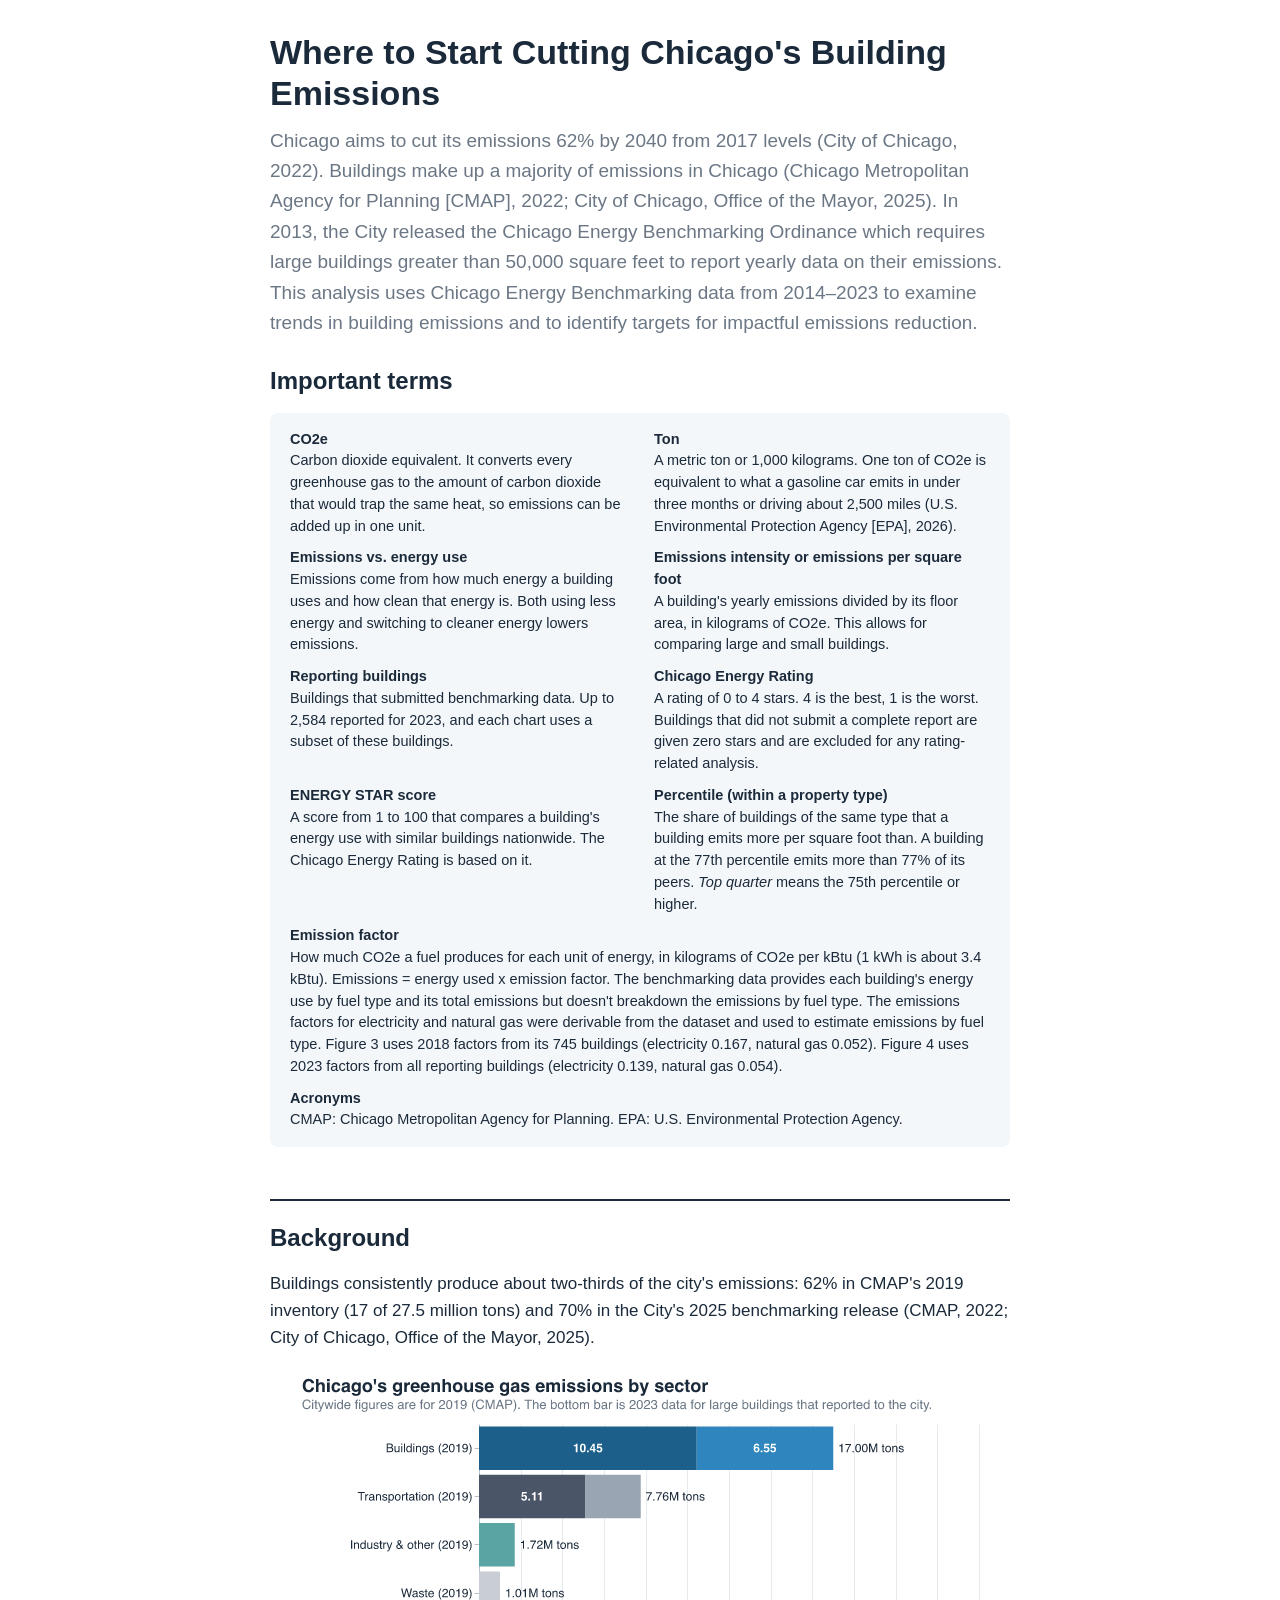
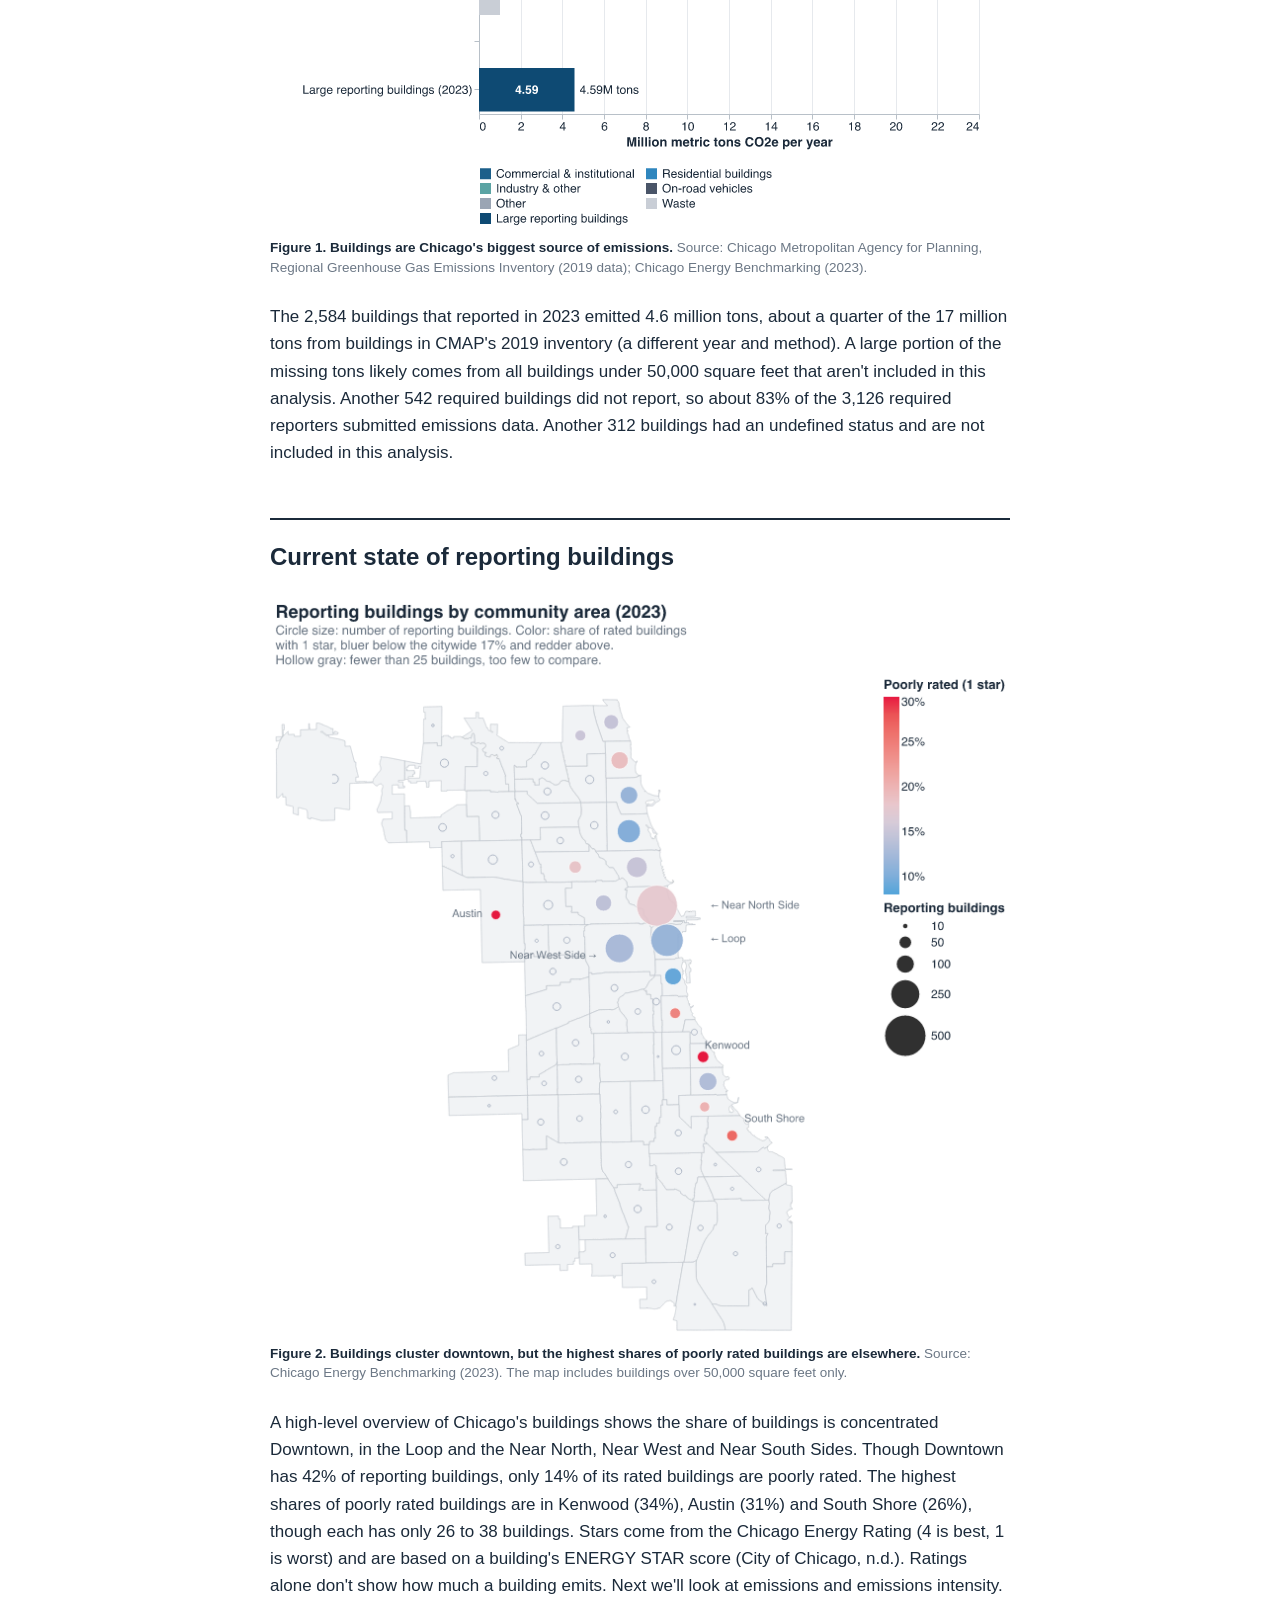
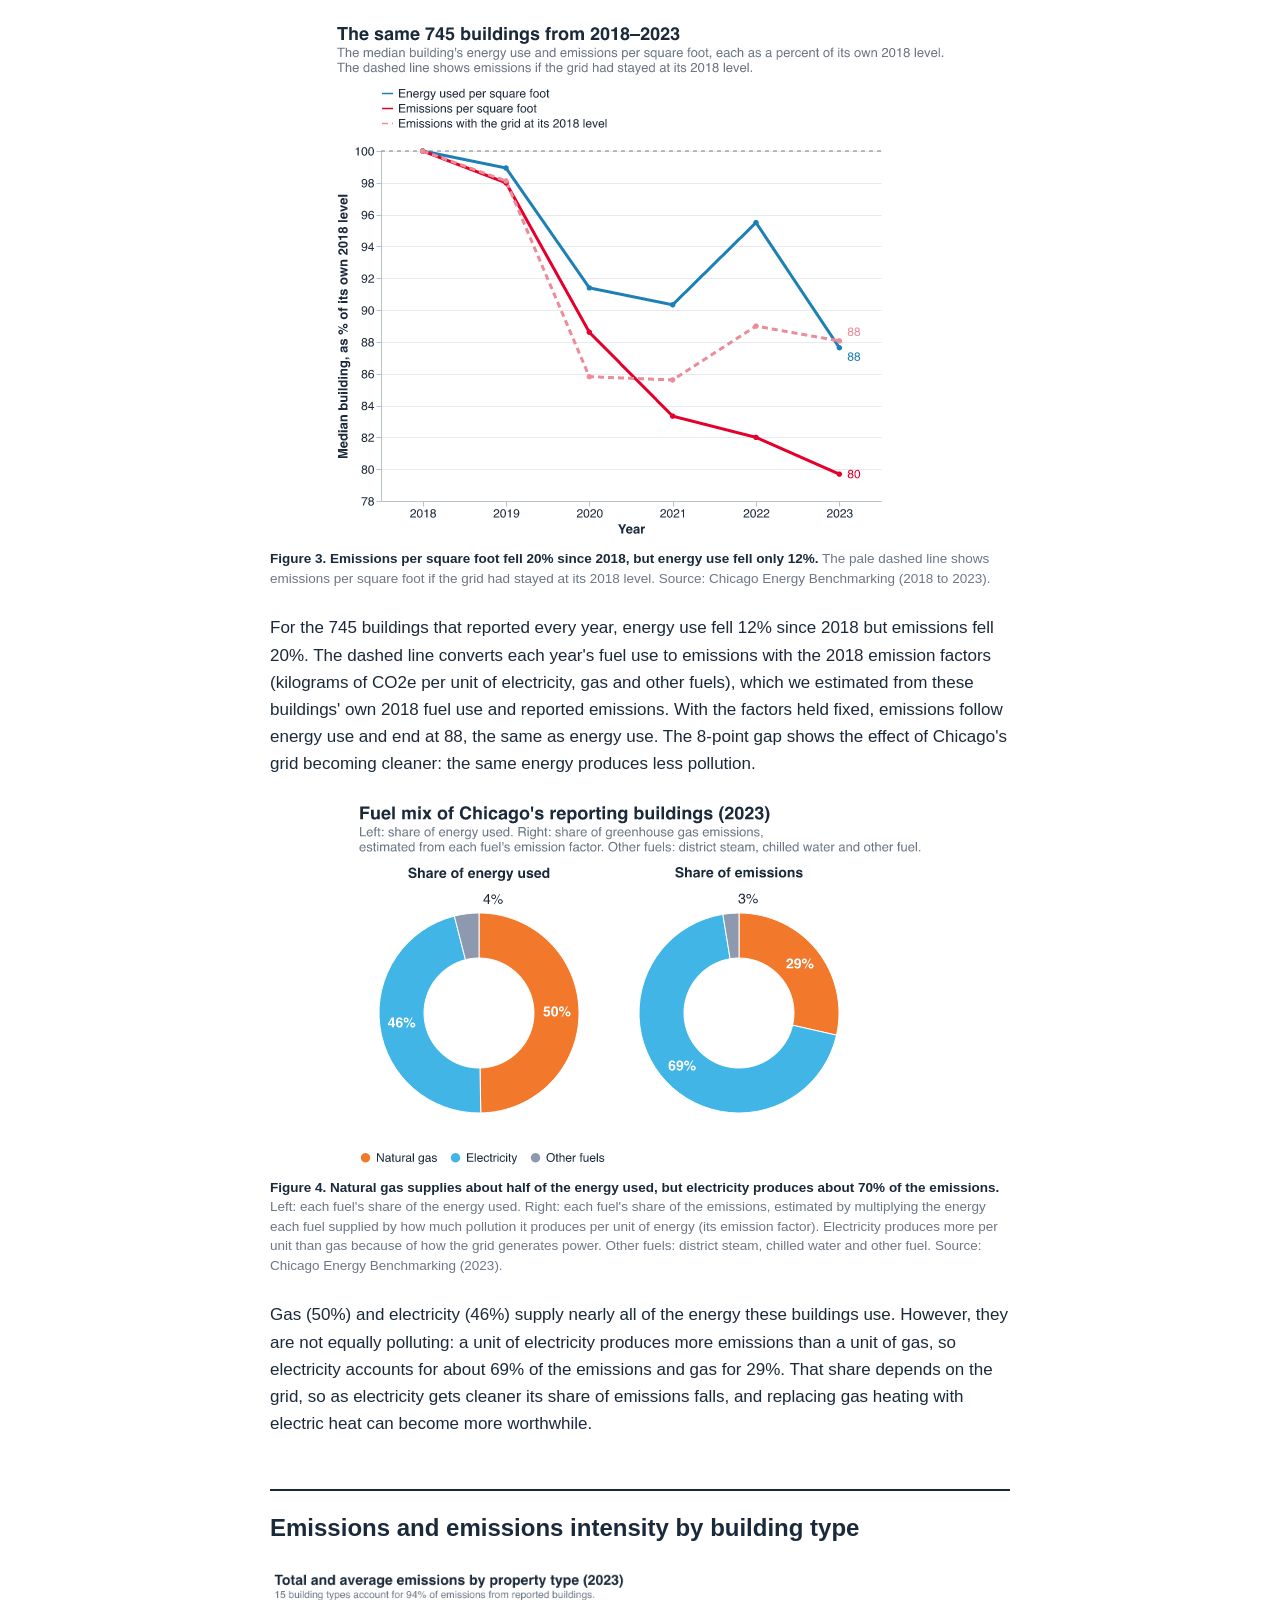
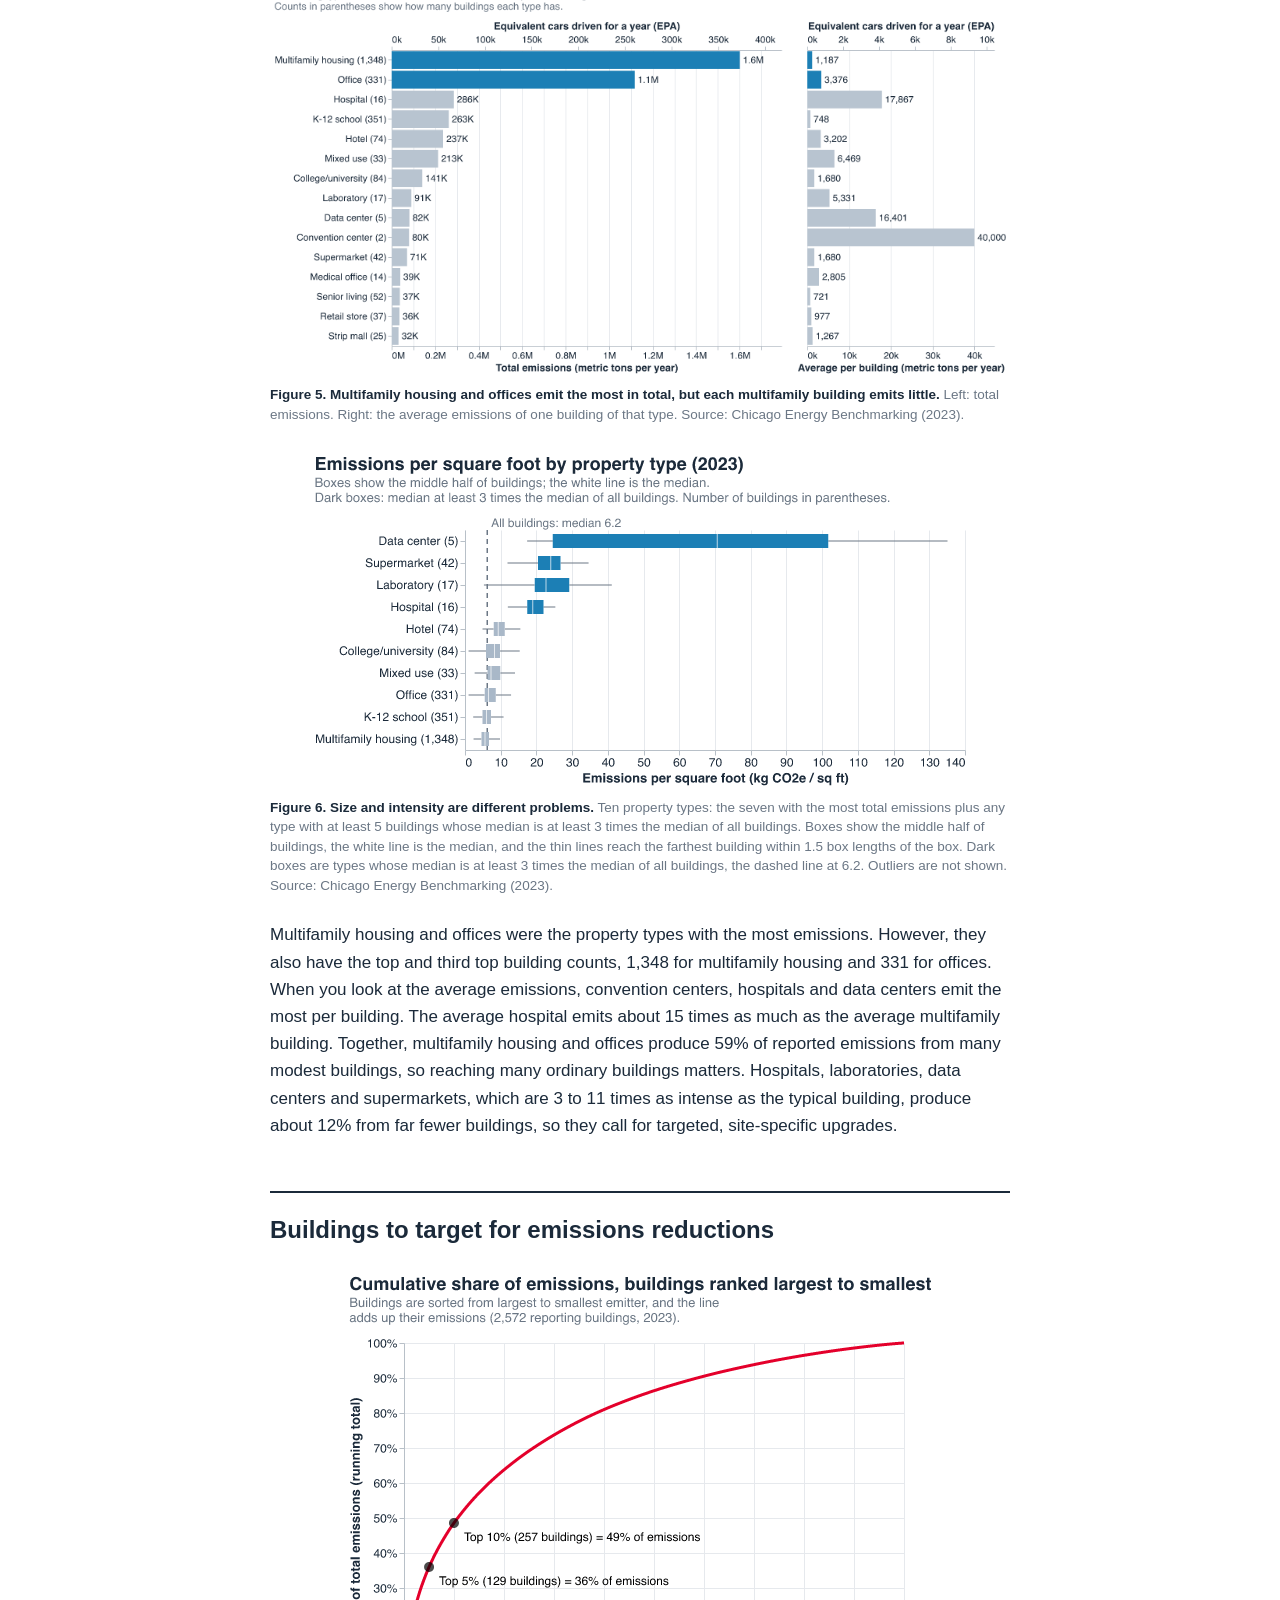
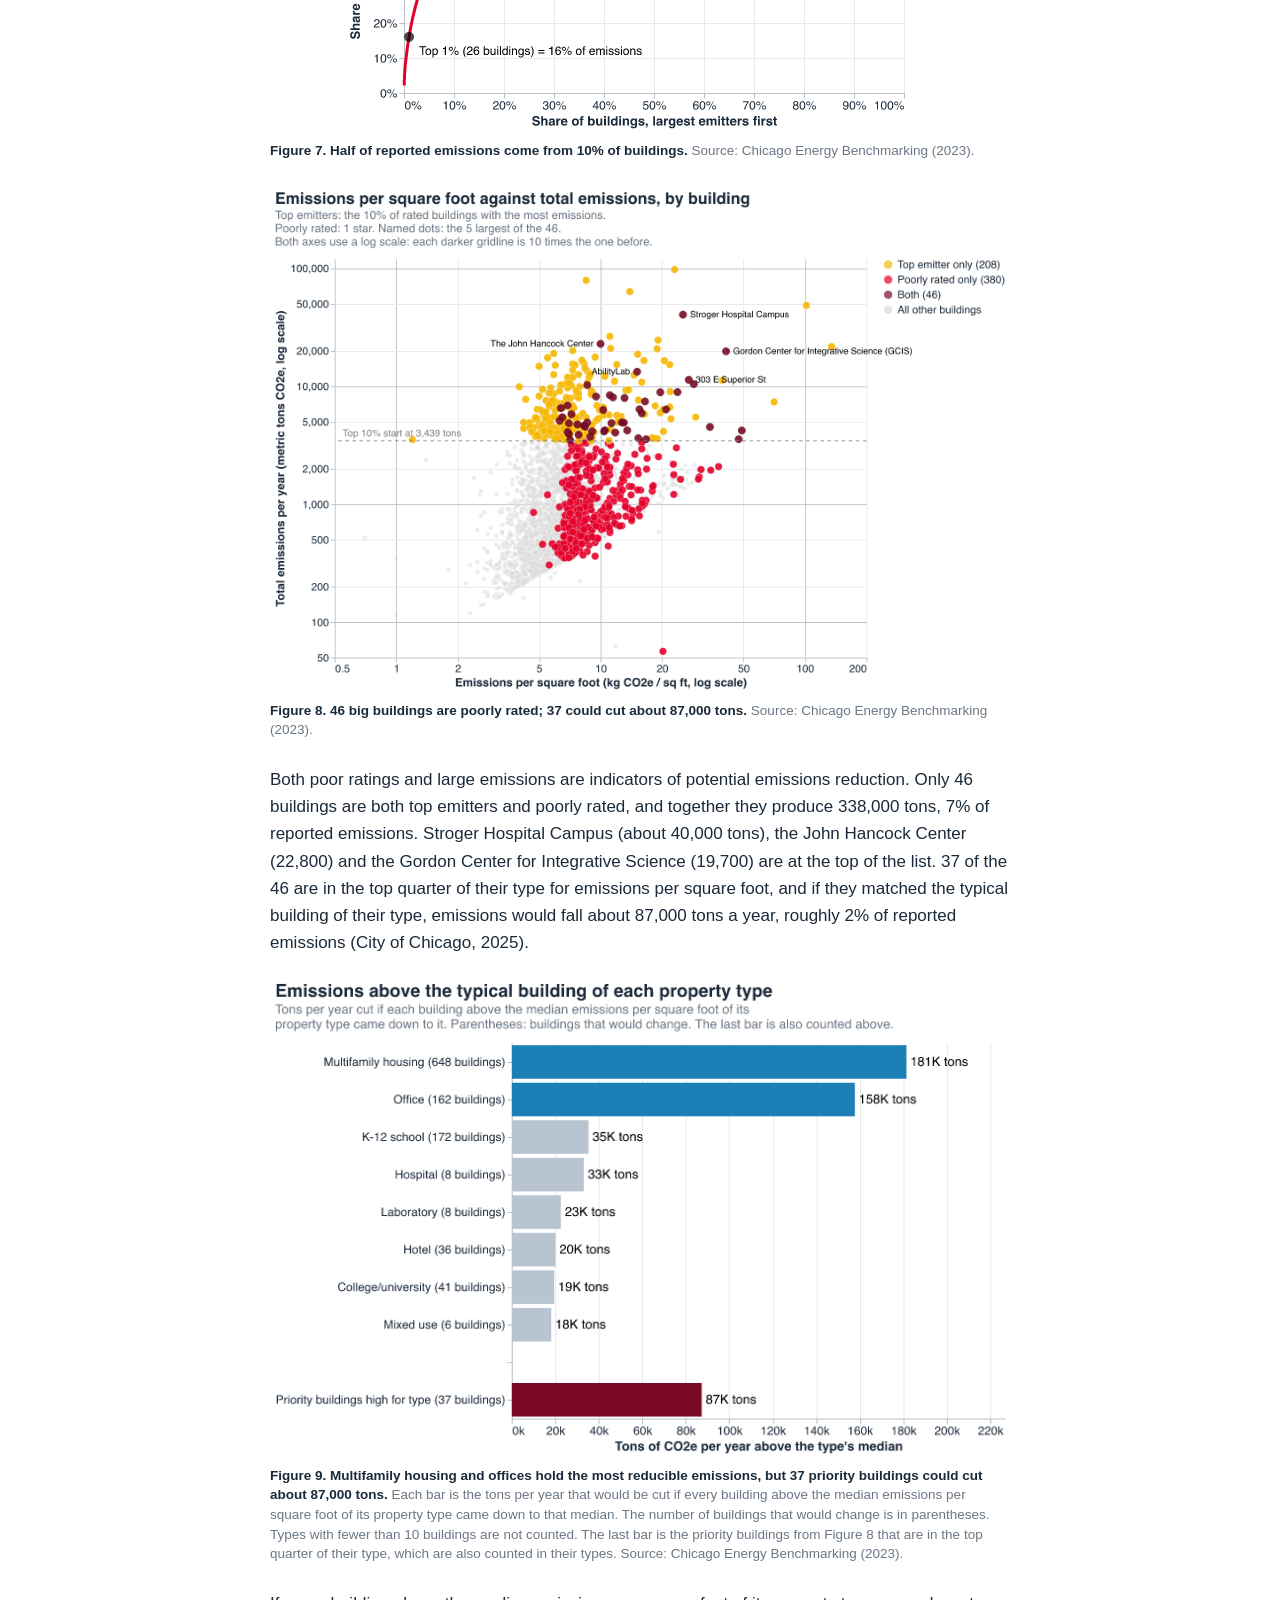
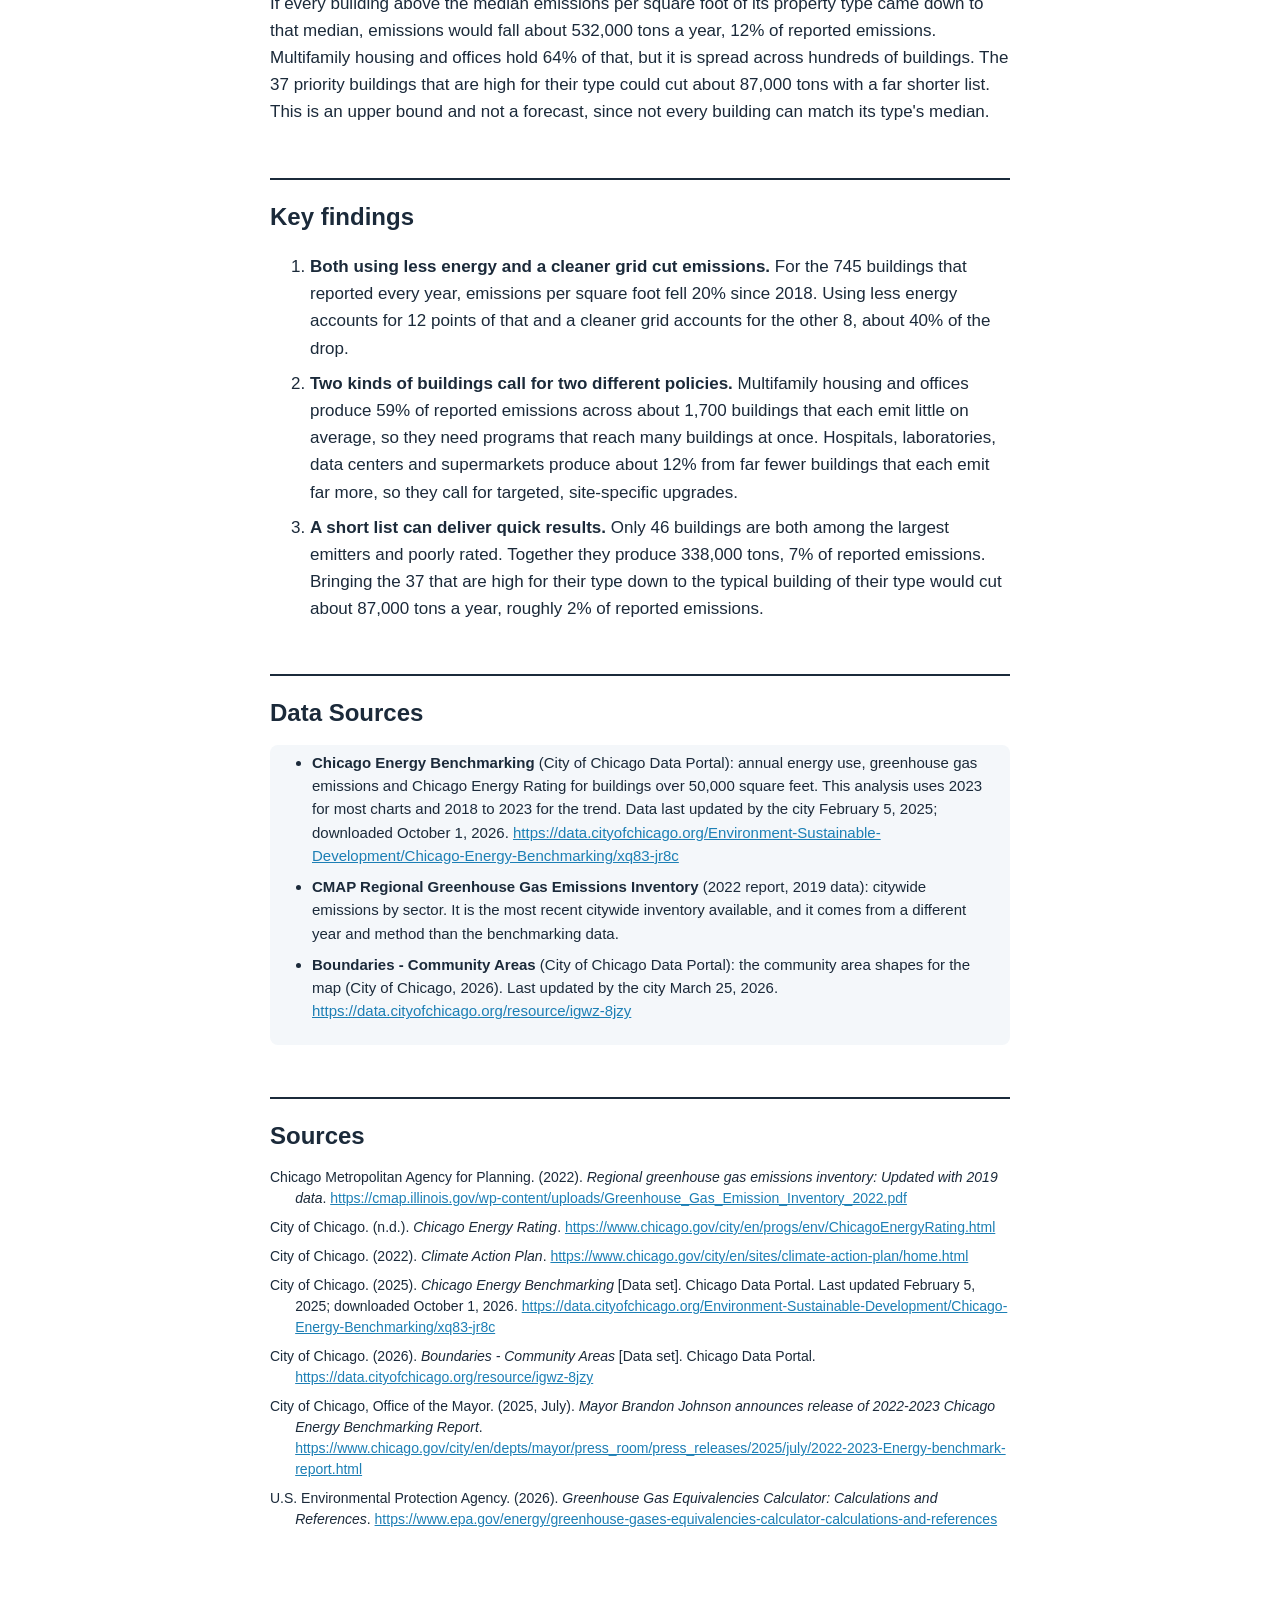
<file: static-viz/index.html>
<!DOCTYPE html>
<!-- Generated by src/text_numbers.py from index_template.html. Edit the template, not this file. -->
<html lang="en">
<head>
<meta charset="utf-8">
<meta name="viewport" content="width=device-width, initial-scale=1">
<title>Where to Start Cutting Chicago's Building Emissions</title>
<style>
  :root {
    --ink: #1B2A3A;
    --muted: #6B7785;
    --rule: #E6E9ED;
    --blue: #1C7FB5;
    --card: #F4F7FA;
  }
  * { box-sizing: border-box; }
  body {
    margin: 0;
    color: var(--ink);
    font-family: Roboto, "Helvetica Neue", Helvetica, Arial, sans-serif;
    font-size: 17px;
    line-height: 1.6;
    background: #fff;
  }
  main { max-width: 780px; margin: 0 auto; padding: 32px 20px 64px; }
  h1 { font-size: 34px; line-height: 1.2; margin: 0 0 12px; }
  h2 {
    font-size: 24px; margin: 52px 0 12px; padding-top: 18px;
    border-top: 2px solid var(--ink);
  }
  h3 { font-size: 18px; margin: 28px 0 8px; }
  p { margin: 0 0 14px; }
  .standfirst { font-size: 19px; color: var(--muted); margin-bottom: 24px; }
  figure { margin: 22px 0 26px; padding: 0; break-inside: avoid; }
  figure img { display: block; max-width: 100%; height: auto; margin: 0 auto; }
  figure.pair { display: flex; gap: 14px; align-items: flex-start; }
  figure.pair .main { flex: 3; } figure.pair .side { flex: 1; }
  figcaption { font-size: 13.5px; color: var(--muted); margin-top: 8px; line-height: 1.45; }
  figcaption strong { color: var(--ink); }
  .terms { font-size: 14px; color: var(--muted); margin: -10px 0 18px; }
  .muted { color: var(--muted); font-size: 14px; }
  code { font-size: .9em; }
  .terms-list { display: grid; grid-template-columns: 1fr 1fr; gap: 10px 28px; background: var(--card); border-radius: 8px; padding: 16px 20px; margin: 0 0 8px; font-size: 14.5px; line-height: 1.5; }
  .terms-list div { break-inside: avoid; }
  .terms-list div:last-child { grid-column: 1 / -1; }
  .terms-list .wide { grid-column: 1 / -1; }
  .terms-list dt { font-weight: 700; }
  .terms-list dd { margin: 0; color: var(--ink); }
  ul { padding-left: 22px; margin: 0 0 14px; } li { margin-bottom: 8px; }
  .data-box { background: var(--card); border-radius: 8px; padding: 6px 20px 8px; font-size: 15px; line-height: 1.55; }
  .sources { font-size: 14px; line-height: 1.5; padding-left: 20px; }
  .sources li { margin-bottom: 8px; }
  ul.sources { list-style: none; padding-left: 0; }
  ul.sources li { padding-left: 1.8em; text-indent: -1.8em; }
  a { color: var(--blue); }

  @media (max-width: 640px) {
    .terms-list { grid-template-columns: 1fr; }
    figure.pair { flex-direction: column; }
    h1 { font-size: 28px; }
  }

  @page { size: letter; margin: 0.65in; }
  @media print {
    body { font-size: 10.5pt; line-height: 1.5; }
    main { max-width: none; padding: 0; }
    h1 { font-size: 24pt; }
    h2 { font-size: 15pt; margin-top: 22pt; break-after: avoid; }
    h3 { font-size: 12pt; break-after: avoid; }
    .standfirst { font-size: 12pt; }
    .data-box { break-inside: avoid; }
    .terms-list { font-size: 9pt; gap: 6pt 22pt; padding: 10pt 14pt; line-height: 1.4; }
    figure img { max-height: 8.6in; width: auto; }
    figure.pair .main img { width: 100%; }
    figcaption { font-size: 8.5pt; }
    a { color: var(--ink); text-decoration: none; }
    .sources { font-size: 8.5pt; }
  }
</style>
</head>
<body>
<main>

<h1>Where to Start Cutting Chicago's Building Emissions</h1>

<p class="standfirst">Chicago aims to cut its emissions 62% by 2040 from 2017 levels (City of Chicago, 2022). Buildings make up a majority of emissions in Chicago (Chicago Metropolitan Agency for Planning [CMAP], 2022; City of Chicago, Office of the Mayor, 2025). In 2013, the City released the Chicago Energy Benchmarking Ordinance which requires large buildings greater than 50,000 square feet to report yearly data on their emissions. This analysis uses Chicago Energy Benchmarking data from 2014–2023 to examine trends in building emissions and to identify targets for impactful emissions reduction.</p>

<h2 style="margin-top:8px;border-top:none;padding-top:0;">Important terms</h2>
<dl class="terms-list">
  <div><dt>CO2e</dt><dd>Carbon dioxide equivalent. It converts every greenhouse gas to the amount of carbon dioxide that would trap the same heat, so emissions can be added up in one unit.</dd></div>
  <div><dt>Ton</dt><dd>A metric ton or 1,000 kilograms. One ton of CO2e is equivalent to what a gasoline car emits in under three months or driving about 2,500 miles (U.S. Environmental Protection Agency [EPA], 2026).</dd></div>
  <div><dt>Emissions vs. energy use</dt><dd>Emissions come from how much energy a building uses and how clean that energy is. Both using less energy and switching to cleaner energy lowers emissions.</dd></div>
  <div><dt>Emissions intensity or emissions per square foot</dt><dd>A building's yearly emissions divided by its floor area, in kilograms of CO2e. This allows for comparing large and small buildings.</dd></div>
  <div><dt>Reporting buildings</dt><dd>Buildings that submitted benchmarking data. Up to 2,584 reported for 2023, and each chart uses a subset of these buildings.</dd></div>
  <div><dt>Chicago Energy Rating</dt><dd>A rating of 0 to 4 stars. 4 is the best, 1 is the worst. Buildings that did not submit a complete report are given zero stars and are excluded for any rating-related analysis.</dd></div>
  <div><dt>ENERGY STAR score</dt><dd>A score from 1 to 100 that compares a building's energy use with similar buildings nationwide. The Chicago Energy Rating is based on it.</dd></div>
  <div><dt>Percentile (within a property type)</dt><dd>The share of buildings of the same type that a building emits more per square foot than. A building at the 77th percentile emits more than 77% of its peers. <em>Top quarter</em> means the 75th percentile or higher.</dd></div>
  <div class="wide"><dt>Emission factor</dt><dd>How much CO2e a fuel produces for each unit of energy, in kilograms of CO2e per kBtu (1 kWh is about 3.4 kBtu). Emissions = energy used x emission factor. The benchmarking data provides each building's energy use by fuel type and its total emissions but doesn't breakdown the emissions by fuel type. The emissions factors for electricity and natural gas were derivable from the dataset and used to estimate emissions by fuel type. Figure 3 uses 2018 factors from its 745 buildings (electricity 0.167, natural gas 0.052). Figure 4 uses 2023 factors from all reporting buildings (electricity 0.139, natural gas 0.054).</dd></div>
  <div><dt>Acronyms</dt><dd>CMAP: Chicago Metropolitan Agency for Planning. EPA: U.S. Environmental Protection Agency.</dd></div>
</dl>

<h2>Background</h2>
<p>Buildings consistently produce about two-thirds of the city's emissions: 62% in CMAP's 2019 inventory (17 of 27.5 million tons) and 70% in the City's 2025 benchmarking release (CMAP, 2022; City of Chicago, Office of the Mayor, 2025).</p>

<figure>
  <img src="charts/1_citywide_emissions_by_sector.png" alt="Stacked bar chart of Chicago&#x27;s greenhouse gas emissions by sector in 2019: buildings 17.0 million tons, industry and other 1.7 million, transportation 7.8 million, waste 1.0 million, plus a separate 2023 bar of 4.6 million tons for large reporting buildings.">
  <figcaption><strong>Figure 1. Buildings are Chicago's biggest source of emissions.</strong> Source: Chicago Metropolitan Agency for Planning, Regional Greenhouse Gas Emissions Inventory (2019 data); Chicago Energy Benchmarking (2023).</figcaption>
</figure>

<p>The 2,584 buildings that reported in 2023 emitted 4.6 million tons, about a quarter of the 17 million tons from buildings in CMAP's 2019 inventory (a different year and method). A large portion of the missing tons likely comes from all buildings under 50,000 square feet that aren't included in this analysis. Another 542 required buildings did not report, so about 83% of the 3,126 required reporters submitted emissions data. Another 312 buildings had an undefined status and are not included in this analysis.</p>

<h2>Current state of reporting buildings</h2>

<figure>
  <img src="charts/2_building_bubble_map.png" alt="Map of Chicago's community areas with a circle in each, sized by the number of reporting buildings and colored from blue (low) through pale pink to red (high) by the share of rated buildings with 1 star. Near North Side (478 buildings), the Loop (300) and Near West Side (236) have the largest circles. Kenwood, Austin and South Shore have the reddest. Areas with fewer than 25 buildings are hollow gray circles.">
  <figcaption><strong>Figure 2. Buildings cluster downtown, but the highest shares of poorly rated buildings are elsewhere.</strong> Source: Chicago Energy Benchmarking (2023). The map includes buildings over 50,000 square feet only.</figcaption>
</figure>

<p>A high-level overview of Chicago's buildings shows the share of buildings is concentrated Downtown, in the Loop and the Near North, Near West and Near South Sides. Though Downtown has 42% of reporting buildings, only 14% of its rated buildings are poorly rated. The highest shares of poorly rated buildings are in Kenwood (34%), Austin (31%) and South Shore (26%), though each has only 26 to 38 buildings. Stars come from the Chicago Energy Rating (4 is best, 1 is worst) and are based on a building's ENERGY STAR score (City of Chicago, n.d.). Ratings alone don't show how much a building emits. Next we'll look at emissions and emissions intensity.</p>

<figure>
  <img src="charts/3_same_building_trend.png" alt="Line chart of the median building&#x27;s energy use and emissions per square foot as a percent of its 2018 level, 2018 to 2023. Energy falls to 88 and emissions to 80. A dashed line shows emissions if the grid had stayed at its 2018 level, which also ends at 88.">
  <figcaption><strong>Figure 3. Emissions per square foot fell 20% since 2018, but energy use fell only 12%.</strong> The pale dashed line shows emissions per square foot if the grid had stayed at its 2018 level. Source: Chicago Energy Benchmarking (2018 to 2023).</figcaption>
</figure>

<p>For the 745 buildings that reported every year, energy use fell 12% since 2018 but emissions fell 20%. The dashed line converts each year's fuel use to emissions with the 2018 emission factors (kilograms of CO2e per unit of electricity, gas and other fuels), which we estimated from these buildings' own 2018 fuel use and reported emissions. With the factors held fixed, emissions follow energy use and end at 88, the same as energy use. The 8-point gap shows the effect of Chicago's grid becoming cleaner: the same energy produces less pollution.</p>

<figure>
  <img src="charts/4_fuel_mix.png" alt="Two donut charts of all reporting buildings. Left: share of energy used, with natural gas 50%, electricity 46% and other fuels 4%. Right: share of greenhouse gas emissions, with natural gas 29%, electricity 69% and other fuels 3%.">
  <figcaption><strong>Figure 4. Natural gas supplies about half of the energy used, but electricity produces about 70% of the emissions.</strong> Left: each fuel's share of the energy used. Right: each fuel's share of the emissions, estimated by multiplying the energy each fuel supplied by how much pollution it produces per unit of energy (its emission factor). Electricity produces more per unit than gas because of how the grid generates power. Other fuels: district steam, chilled water and other fuel. Source: Chicago Energy Benchmarking (2023).</figcaption>
</figure>

<p>Gas (50%) and electricity (46%) supply nearly all of the energy these buildings use. However, they are not equally polluting: a unit of electricity produces more emissions than a unit of gas, so electricity accounts for about 69% of the emissions and gas for 29%. That share depends on the grid, so as electricity gets cleaner its share of emissions falls, and replacing gas heating with electric heat can become more worthwhile.</p>

<h2>Emissions and emissions intensity by building type</h2>

<figure>
  <img src="charts/5_emissions_by_type.png" alt="Two bar charts side by side for the 15 highest-emitting property types, with building counts. Left: total 2023 emissions, with multifamily housing at 1.6 million tons and offices at 1.1 million. Right: the average emissions of one building of each type, where hospitals (17,867 tons), data centers (16,401) and the convention center (40,000) are far higher than multifamily housing (1,187).">
  <figcaption><strong>Figure 5. Multifamily housing and offices emit the most in total, but each multifamily building emits little.</strong> Left: total emissions. Right: the average emissions of one building of that type. Source: Chicago Energy Benchmarking (2023).</figcaption>
</figure>

<figure>
  <img src="charts/6_emissions_type_box.png" alt="Box plots of emissions per square foot for ten property types, with a dashed line at the median of all buildings, 6.2. Data centers (median 70.6), supermarkets (24.0), laboratories (22.7) and hospitals (19.0) are far above it and drawn dark. Hotels, colleges, mixed use, offices, schools and multifamily housing sit near it.">
  <figcaption><strong>Figure 6. Size and intensity are different problems.</strong> Ten property types: the seven with the most total emissions plus any type with at least 5 buildings whose median is at least 3 times the median of all buildings. Boxes show the middle half of buildings, the white line is the median, and the thin lines reach the farthest building within 1.5 box lengths of the box. Dark boxes are types whose median is at least 3 times the median of all buildings, the dashed line at 6.2. Outliers are not shown. Source: Chicago Energy Benchmarking (2023).</figcaption>
</figure>

<p>Multifamily housing and offices were the property types with the most emissions. However, they also have the top and third top building counts, 1,348 for multifamily housing and 331 for offices. When you look at the average emissions, convention centers, hospitals and data centers emit the most per building. The average hospital emits about 15 times as much as the average multifamily building. Together, multifamily housing and offices produce 59% of reported emissions from many modest buildings, so reaching many ordinary buildings matters. Hospitals, laboratories, data centers and supermarkets, which are 3 to 11 times as intense as the typical building, produce about 12% from far fewer buildings, so they call for targeted, site-specific upgrades.</p>

<h2>Buildings to target for emissions reductions</h2>

<figure>
  <img src="charts/7_pareto_curve.png" alt="Curve of the cumulative share of emissions as buildings are added from largest to smallest. The top 1 percent of buildings produce 16 percent, the top 5 percent 36 percent and the top 10 percent 49 percent.">
  <figcaption><strong>Figure 7. Half of reported emissions come from 10% of buildings.</strong> Source: Chicago Energy Benchmarking (2023).</figcaption>
</figure>

<figure>
  <img src="charts/8_priority_buildings.png" alt="Scatter plot of emissions per square foot against total emissions on log scales. Amber dots are top emitters only, red are poorly rated only, and dark crimson dots are both. Five of the 46 dark crimson dots are named.">
  <figcaption><strong>Figure 8. 46 big buildings are poorly rated; 37 could cut about 87,000 tons.</strong> Source: Chicago Energy Benchmarking (2023).</figcaption>
</figure>

<p>Both poor ratings and large emissions are indicators of potential emissions reduction. Only 46 buildings are both top emitters and poorly rated, and together they produce 338,000 tons, 7% of reported emissions. Stroger Hospital Campus (about 40,000 tons), the John Hancock Center (22,800) and the Gordon Center for Integrative Science (19,700) are at the top of the list. 37 of the 46 are in the top quarter of their type for emissions per square foot, and if they matched the typical building of their type, emissions would fall about 87,000 tons a year, roughly 2% of reported emissions (City of Chicago, 2025).</p>

<figure>
  <img src="charts/9_reduction_potential.png" alt="Bar chart of the tons of emissions per year above the median emissions per square foot of each building's property type, with the number of buildings that would change next to each type. Multifamily housing is the largest bar, followed by offices, then K-12 schools, hospitals, laboratories, hotels, colleges and mixed use. A separate bar shows the 37 priority buildings from Figure 8 that are high for their type, at about 87,000 tons.">
  <figcaption><strong>Figure 9. Multifamily housing and offices hold the most reducible emissions, but 37 priority buildings could cut about 87,000 tons.</strong> Each bar is the tons per year that would be cut if every building above the median emissions per square foot of its property type came down to that median. The number of buildings that would change is in parentheses. Types with fewer than 10 buildings are not counted. The last bar is the priority buildings from Figure 8 that are in the top quarter of their type, which are also counted in their types. Source: Chicago Energy Benchmarking (2023).</figcaption>
</figure>

<p>If every building above the median emissions per square foot of its property type came down to that median, emissions would fall about 532,000 tons a year, 12% of reported emissions. Multifamily housing and offices hold 64% of that, but it is spread across hundreds of buildings. The 37 priority buildings that are high for their type could cut about 87,000 tons with a far shorter list. This is an upper bound and not a forecast, since not every building can match its type's median.</p>

<h2>Key findings</h2>
<ol>
  <li><strong>Both using less energy and a cleaner grid cut emissions.</strong> For the 745 buildings that reported every year, emissions per square foot fell 20% since 2018. Using less energy accounts for 12 points of that and a cleaner grid accounts for the other 8, about 40% of the drop.</li>
  <li><strong>Two kinds of buildings call for two different policies.</strong> Multifamily housing and offices produce 59% of reported emissions across about 1,700 buildings that each emit little on average, so they need programs that reach many buildings at once. Hospitals, laboratories, data centers and supermarkets produce about 12% from far fewer buildings that each emit far more, so they call for targeted, site-specific upgrades.</li>
  <li><strong>A short list can deliver quick results.</strong> Only 46 buildings are both among the largest emitters and poorly rated. Together they produce 338,000 tons, 7% of reported emissions. Bringing the 37 that are high for their type down to the typical building of their type would cut about 87,000 tons a year, roughly 2% of reported emissions.</li>
</ol>

<h2>Data Sources</h2>
<div class="data-box">
<ul>
  <li><strong>Chicago Energy Benchmarking</strong> (City of Chicago Data Portal): annual energy use, greenhouse gas emissions and Chicago Energy Rating for buildings over 50,000 square feet. This analysis uses 2023 for most charts and 2018 to 2023 for the trend. Data last updated by the city February 5, 2025; downloaded October 1, 2026. <a href="https://data.cityofchicago.org/Environment-Sustainable-Development/Chicago-Energy-Benchmarking/xq83-jr8c">https://data.cityofchicago.org/Environment-Sustainable-Development/Chicago-Energy-Benchmarking/xq83-jr8c</a></li>
  <li><strong>CMAP Regional Greenhouse Gas Emissions Inventory</strong> (2022 report, 2019 data): citywide emissions by sector. It is the most recent citywide inventory available, and it comes from a different year and method than the benchmarking data.</li>
  <li><strong>Boundaries - Community Areas</strong> (City of Chicago Data Portal): the community area shapes for the map (City of Chicago, 2026). Last updated by the city March 25, 2026. <a href="https://data.cityofchicago.org/resource/igwz-8jzy">https://data.cityofchicago.org/resource/igwz-8jzy</a></li>
</ul>
</div>

<h2>Sources</h2>
<ul class="sources">
  <li>Chicago Metropolitan Agency for Planning. (2022). <em>Regional greenhouse gas emissions inventory: Updated with 2019 data</em>. <a href="https://cmap.illinois.gov/wp-content/uploads/Greenhouse_Gas_Emission_Inventory_2022.pdf">https://cmap.illinois.gov/wp-content/uploads/Greenhouse_Gas_Emission_Inventory_2022.pdf</a></li>
  <li>City of Chicago. (n.d.). <em>Chicago Energy Rating</em>. <a href="https://www.chicago.gov/city/en/progs/env/ChicagoEnergyRating.html">https://www.chicago.gov/city/en/progs/env/ChicagoEnergyRating.html</a></li>
  <li>City of Chicago. (2022). <em>Climate Action Plan</em>. <a href="https://www.chicago.gov/city/en/sites/climate-action-plan/home.html">https://www.chicago.gov/city/en/sites/climate-action-plan/home.html</a></li>
  <li>City of Chicago. (2025). <em>Chicago Energy Benchmarking</em> [Data set]. Chicago Data Portal. Last updated February 5, 2025; downloaded October 1, 2026. <a href="https://data.cityofchicago.org/Environment-Sustainable-Development/Chicago-Energy-Benchmarking/xq83-jr8c">https://data.cityofchicago.org/Environment-Sustainable-Development/Chicago-Energy-Benchmarking/xq83-jr8c</a></li>
  <li>City of Chicago. (2026). <em>Boundaries - Community Areas</em> [Data set]. Chicago Data Portal. <a href="https://data.cityofchicago.org/resource/igwz-8jzy">https://data.cityofchicago.org/resource/igwz-8jzy</a></li>
  <li>City of Chicago, Office of the Mayor. (2025, July). <em>Mayor Brandon Johnson announces release of 2022-2023 Chicago Energy Benchmarking Report</em>. <a href="https://www.chicago.gov/city/en/depts/mayor/press_room/press_releases/2025/july/2022-2023-Energy-benchmark-report.html">https://www.chicago.gov/city/en/depts/mayor/press_room/press_releases/2025/july/2022-2023-Energy-benchmark-report.html</a></li>
  <li>U.S. Environmental Protection Agency. (2026). <em>Greenhouse Gas Equivalencies Calculator: Calculations and References</em>. <a href="https://www.epa.gov/energy/greenhouse-gases-equivalencies-calculator-calculations-and-references">https://www.epa.gov/energy/greenhouse-gases-equivalencies-calculator-calculations-and-references</a></li>
</ul>

</main>
</body>
</html>
</file>
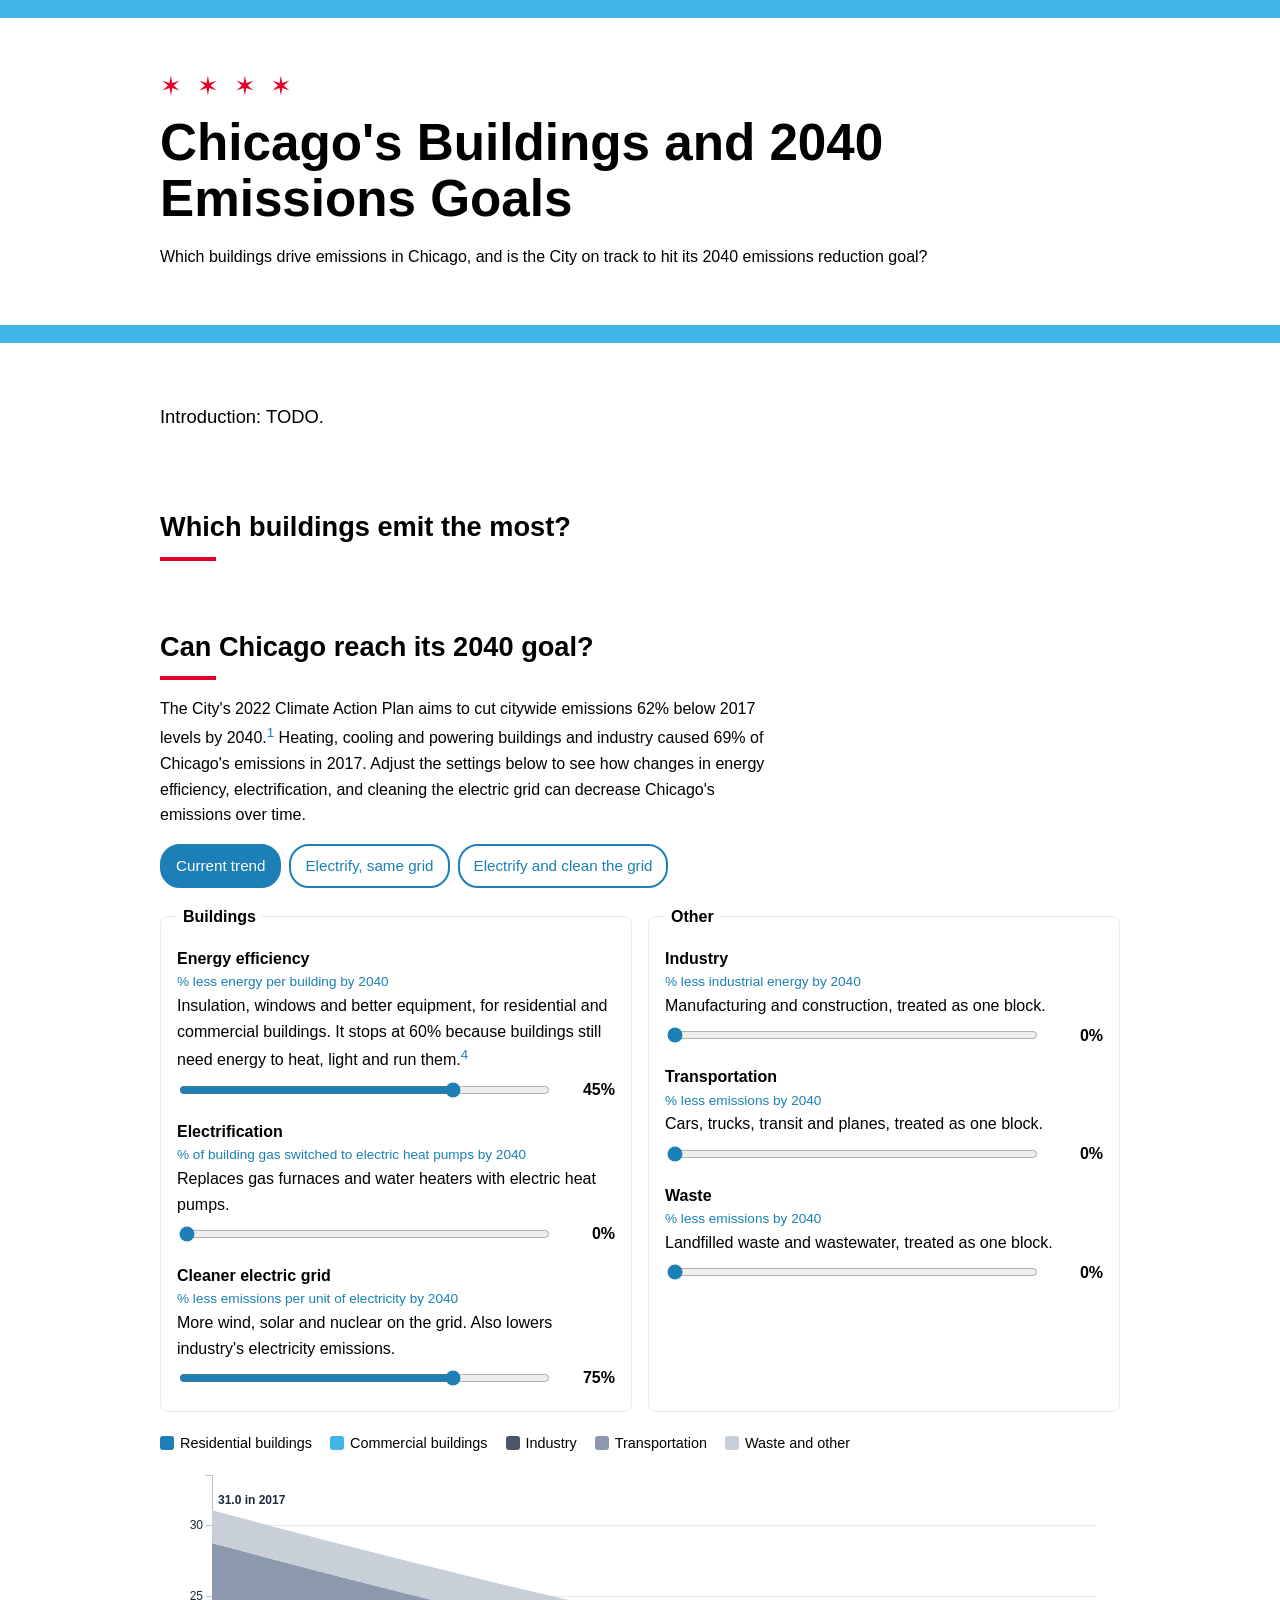
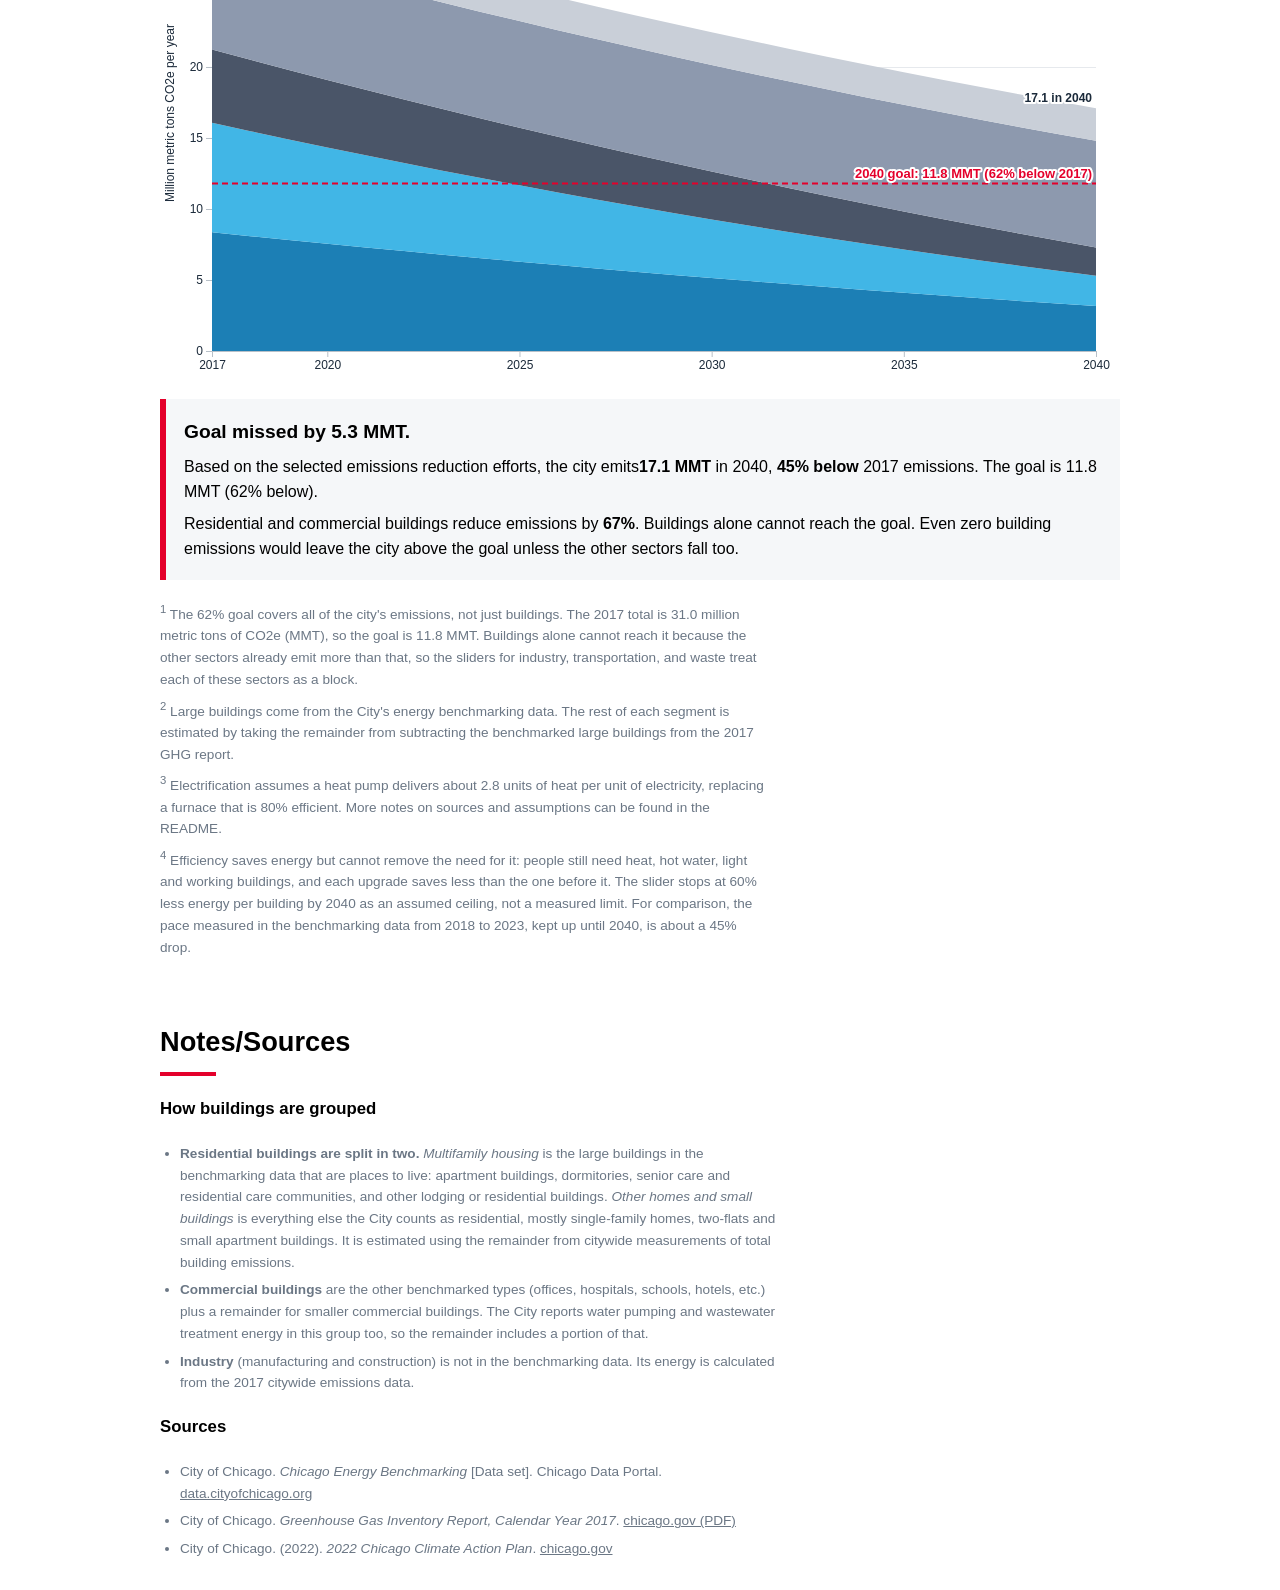
<file: www/index.html>
<!DOCTYPE html>
<html lang="en">

<head>
  <meta charset="utf-8">
  <meta name="viewport" content="width=device-width, initial-scale=1">
  <title>Chicago's Buildings and 2040 Emissions Goals</title>
  <meta name="description" content="An interactive look at Chicago's building energy use and emissions.">
  <link rel="stylesheet" href="style.css">
</head>

<body>

  <header class="header">
    <div class="stripe" aria-hidden="true"></div>
    <div class="header-inner">
      <p class="stars" aria-hidden="true">&#10038; &#10038; &#10038; &#10038;</p>
      <h1>Chicago's Buildings and 2040 Emissions Goals</h1>
      <p class="subtitle">Which buildings drive emissions in Chicago, and is the City on track to hit its 2040 emissions reduction goal?</p>
    </div>
    <div class="stripe" aria-hidden="true"></div>
  </header>

  <main>

    <section class="intro">
      <p>Introduction: TODO.</p>
    </section>

    <section id="reflection">
      <h2>Which buildings emit the most?</h2>
    </section>

    <section id="simulation">
      <h2>Can Chicago reach its 2040 goal?</h2>
      <p>The City's 2022 Climate Action Plan aims to cut citywide emissions
        62% below 2017 levels by 2040.<sup><a href="#note-goal">1</a></sup>
        Heating, cooling and powering buildings and industry caused 69% of
        Chicago's emissions in 2017.
        
        Adjust the settings below to see how changes in energy efficiency,
        electrification, and cleaning the electric grid can decrease Chicago's
        emissions over time.</p>

      <div id="presets" class="presets" role="group"
        aria-label="Preset scenarios"></div>

      <div class="controls">
        <fieldset>
          <legend>Buildings</legend>
          <div id="sliders-buildings"></div>
        </fieldset>
        <fieldset>
          <legend>Other</legend>
          <div id="sliders-other"></div>
        </fieldset>
      </div>

      <div id="legend" class="legend"></div>
      <div id="chart" class="chart"></div>
      <div id="result" class="result" aria-live="polite"></div>

      <div class="notes">
        <p id="note-goal"><sup>1</sup> The 62% goal covers all of the city's
          emissions, not just buildings. The 2017 total is 31.0 million
          metric tons of CO2e (MMT), so the goal is 11.8 MMT. Buildings alone
          cannot reach it because the other sectors already emit more than
          that, so the sliders for industry, transportation, and waste treat
          each of these sectors as a block.</p>
        <p><sup>2</sup> Large buildings come from the City's energy
          benchmarking data. The rest of each segment is estimated by taking the 
          remainder from subtracting the benchmarked large buildings from the
          2017 GHG report.</p>
        <p><sup>3</sup> Electrification assumes a heat pump delivers about
          2.8 units of heat per unit of electricity, replacing a furnace
          that is 80% efficient. More notes on sources and assumptions can be
          found in the README.</p>
        <p id="note-efficiency"><sup>4</sup> Efficiency saves energy but
          cannot remove the need for it: people still need heat, hot water,
          light and working buildings, and each upgrade saves less than the
          one before it. The slider stops at 60% less energy per building by
          2040 as an assumed ceiling, not a measured limit. For comparison,
          the pace measured in the benchmarking data from 2018 to 2023, kept
          up until 2040, is about a 45% drop.</p>
      </div>
    </section>

    <section id="notes-sources" class="notes-sources">
      <h2>Notes/Sources</h2>

      <h3>How buildings are grouped</h3>
      <ul class="notes">
        <li><strong>Residential buildings are split in two. </strong>
          <em>Multifamily housing</em> is the large buildings in the
          benchmarking data that are places to live: apartment buildings,
          dormitories, senior care and residential care communities, and
          other lodging or residential buildings. <em>Other homes and small
          buildings</em> is everything else the City counts as residential,
          mostly single-family homes, two-flats and small apartment
          buildings. It is estimated using the remainder from citywide
          measurements of total building emissions.</li>
        <li><strong>Commercial buildings</strong> are the other benchmarked
          types (offices, hospitals, schools, hotels, etc.) plus a
          remainder for smaller commercial buildings. The City reports water
          pumping and wastewater treatment energy in this group too, so the
          remainder includes a portion of that.</li>
        <li><strong>Industry</strong> (manufacturing and construction) is not
          in the benchmarking data. Its energy is calculated from the 2017
          citywide emissions data.</li>
      </ul>

      <h3>Sources</h3>
      <ul class="notes">
        <li>City of Chicago. <em>Chicago Energy Benchmarking</em> [Data set].
          Chicago Data Portal.
          <a href="https://data.cityofchicago.org/Environment-Sustainable-Development/Chicago-Energy-Benchmarking/xq83-jr8c">data.cityofchicago.org</a></li>
        <li>City of Chicago. <em>Greenhouse Gas Inventory Report, Calendar
          Year 2017</em>.
          <a href="https://www.chicago.gov/content/dam/city/progs/env/GHG_Inventory/Chicago-2017-GHG-Report_Final.pdf">chicago.gov (PDF)</a></li>
        <li>City of Chicago. (2022). <em>2022 Chicago Climate Action
          Plan</em>.
          <a href="https://www.chicago.gov/city/en/sites/climate-action-plan/home.html">chicago.gov</a></li>
      </ul>
    </section>

  </main>

  <script src="js/d3.v7.js"></script>
  <script src="js/simulation.js"></script>
  <script src="js/app.js"></script>

</body>
</html>
</file>
<file: www/style.css>
/* Chicago flag palette (City design system) plus energy-adjacent accents */
:root {
  --flag-blue: #41B6E6;
  --star-red: #E4002B;
  --header-white: #FFFFFF;
}

body {
  margin: 0;
  color: black;
  background: var(--header-white);
  font-family: Roboto, "Helvetica Neue", Helvetica, Arial, sans-serif;
  line-height: 1.6;
}

/* ---------- Header: flag stripes and four red stars ---------- */
.header { background: var(--header-white); }
.stripe { height: 18px; background: var(--flag-blue); }
.header-inner {
  max-width: 960px;
  margin: 0 auto;
  padding: 48px 20px 40px;
}
.stars { margin: 0 0 8px; color: var(--star-red); font-size: 1.6rem; letter-spacing: 0.15em; }
h1 { margin: 0 0 12px; font-size: clamp(2rem, 5vw, 3.2rem); line-height: 1.1; }

/* ---------- Content ---------- */
main { max-width: 960px; margin: 0 auto; padding: 0 20px; }
section { padding: 40px 0 16px; }
section p { max-width: 68ch; }
h2 { margin: 0 0 8px; font-size: 1.7rem; }
h2::after { content: ""; display: block; width: 56px; height: 4px; margin-top: 8px; background: var(--star-red); }
.intro { font-size: 1.15rem; }

/* ---------- Simulation ---------- */
:root {
  --ink: #1B2A3A;
  --muted: #6B7785;
  --grid: #E6E9ED;
  --deep-blue: #1C7FB5;
}
#simulation { max-width: 960px; }
sup a { color: var(--deep-blue); text-decoration: none; }

.presets { display: flex; flex-wrap: wrap; gap: 8px; margin: 16px 0; }
.preset {
  padding: 8px 14px;
  border: 2px solid var(--deep-blue);
  border-radius: 20px;
  background: var(--header-white);
  color: var(--deep-blue);
  font: inherit;
  font-size: 0.95rem;
  cursor: pointer;
}
.preset:hover { background: #EAF6FC; }
.preset.active { background: var(--deep-blue); color: var(--header-white); }

.controls {
  display: grid;
  grid-template-columns: repeat(auto-fit, minmax(300px, 1fr));
  gap: 16px;
  margin-bottom: 20px;
}
fieldset { margin: 0; padding: 8px 16px 12px; border: 1px solid var(--grid); border-radius: 8px; }
legend { padding: 0 6px; font-weight: bold; }
.slider-box { padding: 8px 0; }
.slider-label { display: block; font-weight: bold; }
.slider-help { display: block; color: var(--muted); font-size: 0.85rem; line-height: 1.3; }
.slider-control { display: flex; align-items: center; gap: 12px; margin-top: 4px; }
.slider-control input { flex: 1; accent-color: var(--deep-blue); }
.slider-control output { min-width: 3.2em; text-align: right; font-weight: bold; }

.legend { display: flex; flex-wrap: wrap; gap: 6px 18px; margin: 8px 0 4px; font-size: 0.9rem; }
.legend-item { display: inline-flex; align-items: center; gap: 6px; }
.swatch { width: 14px; height: 14px; border-radius: 3px; }

.chart { width: 100%; }
.chart svg { display: block; }
.chart .grid line { stroke: var(--grid); }
.chart .grid .domain { display: none; }
.chart .axis text { fill: var(--ink); font-size: 12px; }
.chart .axis path, .chart .axis line { stroke: #B8C0C8; }
.chart .axis-title { fill: var(--ink); font-size: 12px; }
.chart .goal-line { stroke-width: 2; stroke-dasharray: 6 4; }
.chart .goal-label { font-size: 13px; font-weight: bold; }
.chart .total-label { fill: var(--ink); font-size: 12px; font-weight: bold; }

.result { margin: 12px 0; padding: 12px 18px; border-left: 6px solid var(--muted); background: #F5F7F9; }
.result.met { border-color: #2E9E6B; }
.result.missed { border-color: var(--star-red); }
.result p { margin: 6px 0; max-width: none; }
.result .title { font-size: 1.2rem; font-weight: bold; }

.notes { margin-top: 20px; color: var(--muted); font-size: 0.85rem; }
.notes p { margin: 6px 0; max-width: 80ch; }
.slider-unit { display: block; color: var(--deep-blue); font-size: 0.85rem; }
/* White outline so labels are readable even when overlapping areas */
.chart .goal-label, .chart .total-label {
  paint-order: stroke;
  stroke: #FFFFFF;
  stroke-width: 4px;
  stroke-linejoin: round;
}

/* Notes and sources section at the bottom of the page */
.notes-sources h3 { margin: 20px 0 6px; font-size: 1.05rem; }
.notes-sources ul.notes { padding-left: 20px; max-width: 80ch; }
.notes-sources ul.notes li { margin: 6px 0; }
.notes-sources a { color: inherit; }
</file>
